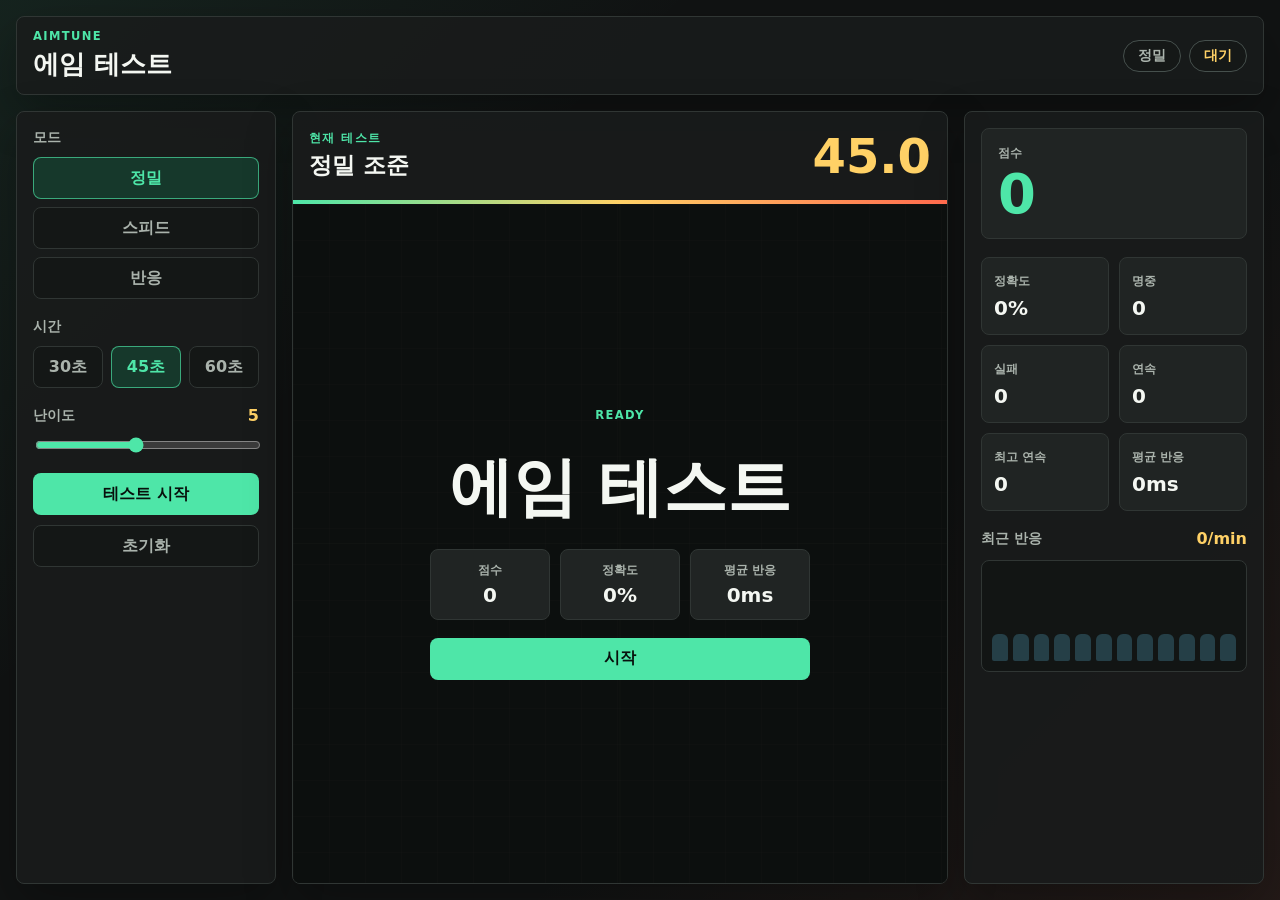
<file: aimlab/index.html>
<!doctype html>
<html lang="ko">
  <head>
    <meta charset="utf-8" />
    <meta name="viewport" content="width=device-width, initial-scale=1" />
    <title>Aimtune | Web Aim Test</title>
    <link rel="stylesheet" href="styles.css" />
    <script src="app.js" defer></script>
  </head>
  <body>
    <main class="shell">
      <header class="topbar" aria-label="게임 상태">
        <div>
          <p class="eyebrow">Aimtune</p>
          <h1>에임 테스트</h1>
        </div>
        <div class="topbar__status">
          <span id="modePill" class="status-pill">정밀</span>
          <span id="statePill" class="status-pill status-pill--live">대기</span>
        </div>
      </header>

      <aside class="panel controls" aria-label="테스트 설정">
        <section class="control-block">
          <h2>모드</h2>
          <div class="segmented" role="tablist" aria-label="모드 선택">
            <button class="segment is-active" type="button" data-mode="precision">정밀</button>
            <button class="segment" type="button" data-mode="burst">스피드</button>
            <button class="segment" type="button" data-mode="reflex">반응</button>
          </div>
        </section>

        <section class="control-block">
          <h2>시간</h2>
          <div class="duration-set" aria-label="테스트 시간">
            <button class="chip" type="button" data-duration="30">30초</button>
            <button class="chip is-active" type="button" data-duration="45">45초</button>
            <button class="chip" type="button" data-duration="60">60초</button>
          </div>
        </section>

        <section class="control-block">
          <div class="label-row">
            <h2>난이도</h2>
            <output id="difficultyValue" for="difficulty">5</output>
          </div>
          <input id="difficulty" type="range" min="1" max="10" value="5" />
        </section>

        <section class="control-block">
          <button id="startBtn" class="primary-action" type="button">테스트 시작</button>
          <button id="resetBtn" class="secondary-action" type="button">초기화</button>
        </section>
      </aside>

      <section class="arena-shell" aria-label="에임 테스트 경기장">
        <div class="arena-header">
          <div>
            <p class="eyebrow">현재 테스트</p>
            <h2 id="arenaTitle">정밀 조준</h2>
          </div>
          <strong id="timeValue" class="time-value">45.0</strong>
        </div>
        <div class="timer-track" aria-hidden="true">
          <span id="timerFill"></span>
        </div>
        <div id="arena" class="arena">
          <canvas id="aimCanvas" aria-label="클릭 타겟 영역"></canvas>
          <div id="screenOverlay" class="screen-overlay">
            <p class="eyebrow">Ready</p>
            <h2 id="overlayTitle">에임 테스트</h2>
            <div class="result-grid" aria-label="결과 요약">
              <div>
                <span>점수</span>
                <strong id="resultScore">0</strong>
              </div>
              <div>
                <span>정확도</span>
                <strong id="resultAccuracy">0%</strong>
              </div>
              <div>
                <span>평균 반응</span>
                <strong id="resultReaction">0ms</strong>
              </div>
            </div>
            <button id="overlayStart" class="primary-action" type="button">시작</button>
          </div>
        </div>
      </section>

      <aside class="panel stats" aria-label="실시간 기록">
        <section class="score-card">
          <span>점수</span>
          <strong id="scoreValue">0</strong>
        </section>

        <section class="metric-grid">
          <article class="metric">
            <span>정확도</span>
            <strong id="accuracyValue">0%</strong>
          </article>
          <article class="metric">
            <span>명중</span>
            <strong id="hitsValue">0</strong>
          </article>
          <article class="metric">
            <span>실패</span>
            <strong id="missesValue">0</strong>
          </article>
          <article class="metric">
            <span>연속</span>
            <strong id="streakValue">0</strong>
          </article>
          <article class="metric">
            <span>최고 연속</span>
            <strong id="bestStreakValue">0</strong>
          </article>
          <article class="metric">
            <span>평균 반응</span>
            <strong id="reactionValue">0ms</strong>
          </article>
        </section>

        <section class="history" aria-label="최근 명중 반응">
          <div class="label-row">
            <h2>최근 반응</h2>
            <span id="paceValue">0/min</span>
          </div>
          <div id="reactionBars" class="reaction-bars"></div>
        </section>
      </aside>
    </main>
  </body>
</html>
</file>
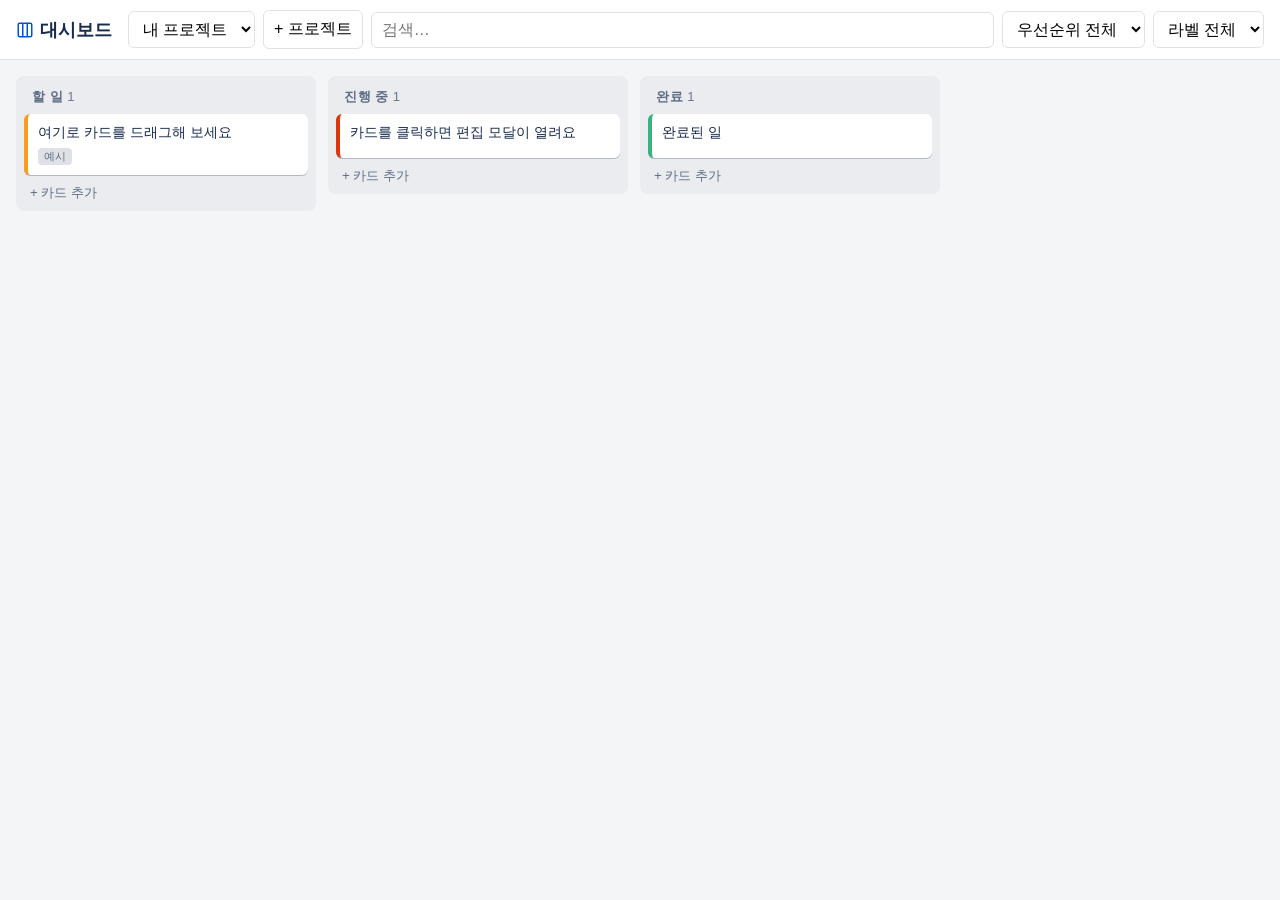
<file: dashboard/index.html>
<!DOCTYPE html>
<html lang="ko">
<head>
  <meta charset="UTF-8">
  <meta name="viewport" content="width=device-width, initial-scale=1.0">
  <title>대시보드</title>
  <link rel="stylesheet" href="styles.css">
</head>
<body>
  <header>
    <div class="brand">
      <svg width="18" height="18" viewBox="0 0 24 24" fill="none" stroke="#0052cc" stroke-width="2" aria-hidden="true"><rect x="3" y="3" width="18" height="18" rx="2"/><path d="M9 3v18M15 3v18"/></svg>
      대시보드
    </div>
    <select id="projectSelect" title="프로젝트 선택" aria-label="프로젝트 선택"></select>
    <button id="newProjectBtn">+ 프로젝트</button>
    <input id="search" type="search" placeholder="검색…" aria-label="카드 검색">
    <select id="priorityFilter" title="우선순위 필터" aria-label="우선순위 필터">
      <option value="">우선순위 전체</option>
      <option value="high">High</option>
      <option value="med">Medium</option>
      <option value="low">Low</option>
    </select>
    <select id="labelFilter" title="라벨 필터" aria-label="라벨 필터">
      <option value="">라벨 전체</option>
    </select>
  </header>

  <main id="board" class="board"></main>

  <!-- 카드 상세/편집 모달 -->
  <div id="modal" class="modal-backdrop hidden">
    <div class="modal" role="dialog" aria-modal="true" aria-label="카드 편집">
      <label>제목<input id="m-title" type="text"></label>
      <label>설명<textarea id="m-desc" rows="4"></textarea></label>
      <div class="row">
        <label>우선순위
          <select id="m-priority">
            <option value="low">Low</option>
            <option value="med">Medium</option>
            <option value="high">High</option>
          </select>
        </label>
        <label>마감일<input id="m-due" type="date"></label>
      </div>
      <label>라벨 (쉼표로 구분)<input id="m-labels" type="text" placeholder="예: 버그, 긴급"></label>
      <div class="modal-actions">
        <button id="m-delete" class="danger">삭제</button>
        <span class="spacer"></span>
        <button id="m-cancel">취소</button>
        <button id="m-save" class="primary">저장</button>
      </div>
    </div>
  </div>

  <script src="app.js"></script>
</body>
</html>
</file>
<file: aimlab/styles.css>
:root {
  color-scheme: dark;
  --bg: #111313;
  --panel: #191b1b;
  --panel-strong: #202423;
  --line: #303634;
  --line-strong: #46504d;
  --text: #f4f7f2;
  --muted: #aab3ac;
  --green: #4ee6a8;
  --green-dark: #16382b;
  --red: #ff6a4d;
  --amber: #ffd166;
  --cyan: #67d7ff;
  --shadow: rgba(0, 0, 0, 0.28);
}

* {
  box-sizing: border-box;
}

html,
body {
  min-height: 100%;
}

body {
  margin: 0;
  background:
    linear-gradient(135deg, rgba(78, 230, 168, 0.08), transparent 32%),
    linear-gradient(315deg, rgba(255, 106, 77, 0.08), transparent 35%),
    var(--bg);
  color: var(--text);
  font-family:
    Inter, ui-sans-serif, system-ui, -apple-system, BlinkMacSystemFont, "Segoe UI",
    sans-serif;
}

button,
input {
  font: inherit;
}

button {
  border: 0;
  color: inherit;
  cursor: pointer;
}

.shell {
  display: grid;
  grid-template-columns: minmax(220px, 260px) minmax(0, 1fr) minmax(240px, 300px);
  grid-template-rows: auto minmax(0, 1fr);
  gap: 16px;
  min-height: 100vh;
  padding: 16px;
}

.topbar {
  grid-column: 1 / -1;
  display: flex;
  align-items: center;
  justify-content: space-between;
  min-height: 64px;
  padding: 12px 16px;
  border: 1px solid var(--line);
  border-radius: 8px;
  background: rgba(25, 27, 27, 0.86);
  box-shadow: 0 18px 48px var(--shadow);
}

.topbar h1,
.arena-header h2,
.control-block h2,
.history h2 {
  margin: 0;
  letter-spacing: 0;
}

.topbar h1 {
  font-size: clamp(1.25rem, 2vw, 1.75rem);
}

.topbar__status {
  display: flex;
  flex-wrap: wrap;
  justify-content: flex-end;
  gap: 8px;
}

.eyebrow {
  margin: 0 0 4px;
  color: var(--green);
  font-size: 0.72rem;
  font-weight: 800;
  letter-spacing: 0.12em;
  text-transform: uppercase;
}

.status-pill {
  display: inline-flex;
  align-items: center;
  justify-content: center;
  min-width: 58px;
  min-height: 32px;
  padding: 0 12px;
  border: 1px solid var(--line-strong);
  border-radius: 999px;
  color: var(--muted);
  background: #151817;
  font-size: 0.88rem;
  font-weight: 800;
}

.status-pill--live {
  color: var(--amber);
}

.panel,
.arena-shell {
  border: 1px solid var(--line);
  border-radius: 8px;
  background: rgba(25, 27, 27, 0.9);
  box-shadow: 0 18px 48px var(--shadow);
}

.panel {
  padding: 16px;
}

.controls,
.stats {
  display: flex;
  flex-direction: column;
  gap: 18px;
}

.control-block {
  display: grid;
  gap: 10px;
}

.control-block h2,
.history h2 {
  font-size: 0.88rem;
  color: var(--muted);
}

.segmented,
.duration-set {
  display: grid;
  gap: 8px;
}

.segmented {
  grid-template-columns: 1fr;
}

.duration-set {
  grid-template-columns: repeat(3, 1fr);
}

.segment,
.chip,
.primary-action,
.secondary-action {
  min-height: 42px;
  border-radius: 8px;
  transition:
    border-color 160ms ease,
    background 160ms ease,
    color 160ms ease,
    transform 160ms ease;
}

.segment,
.chip,
.secondary-action {
  border: 1px solid var(--line);
  background: #141716;
  color: var(--muted);
  font-weight: 800;
}

.segment:hover,
.chip:hover,
.secondary-action:hover {
  border-color: var(--line-strong);
  color: var(--text);
}

.segment.is-active,
.chip.is-active {
  border-color: rgba(78, 230, 168, 0.65);
  background: var(--green-dark);
  color: var(--green);
}

.primary-action {
  width: 100%;
  background: var(--green);
  color: #08100c;
  font-weight: 900;
}

.primary-action:hover {
  transform: translateY(-1px);
}

.secondary-action {
  width: 100%;
}

.label-row {
  display: flex;
  align-items: center;
  justify-content: space-between;
  gap: 12px;
}

output,
.label-row span {
  color: var(--amber);
  font-weight: 900;
}

input[type="range"] {
  width: 100%;
  accent-color: var(--green);
}

.arena-shell {
  display: grid;
  grid-template-rows: auto auto minmax(360px, 1fr);
  min-width: 0;
  overflow: hidden;
}

.arena-header {
  display: flex;
  align-items: center;
  justify-content: space-between;
  gap: 16px;
  padding: 16px;
}

.arena-header h2 {
  font-size: clamp(1.1rem, 2vw, 1.45rem);
}

.time-value {
  min-width: 88px;
  color: var(--amber);
  font-size: clamp(1.8rem, 4vw, 3rem);
  text-align: right;
}

.timer-track {
  width: 100%;
  height: 4px;
  background: #0f1110;
}

.timer-track span {
  display: block;
  width: 100%;
  height: 100%;
  background: linear-gradient(90deg, var(--green), var(--amber), var(--red));
  transform-origin: left center;
  transition: transform 120ms linear;
}

.arena {
  position: relative;
  min-height: 560px;
  overflow: hidden;
  background-color: #101211;
  background-image:
    linear-gradient(rgba(244, 247, 242, 0.04) 1px, transparent 1px),
    linear-gradient(90deg, rgba(244, 247, 242, 0.04) 1px, transparent 1px);
  background-size: 36px 36px;
}

#aimCanvas {
  display: block;
  width: 100%;
  height: 100%;
  min-height: 560px;
  touch-action: none;
  cursor: none;
}

.screen-overlay {
  position: absolute;
  inset: 0;
  display: grid;
  place-content: center;
  gap: 18px;
  padding: 24px;
  background: rgba(12, 14, 13, 0.72);
  text-align: center;
}

.screen-overlay.is-hidden {
  pointer-events: none;
  opacity: 0;
}

.screen-overlay h2 {
  margin: 0;
  font-size: clamp(2rem, 5vw, 4rem);
  letter-spacing: 0;
}

.result-grid {
  display: grid;
  grid-template-columns: repeat(3, minmax(0, 120px));
  gap: 10px;
}

.result-grid div,
.metric,
.score-card {
  border: 1px solid var(--line);
  border-radius: 8px;
  background: var(--panel-strong);
}

.result-grid div {
  display: grid;
  gap: 4px;
  padding: 12px;
}

.result-grid span,
.metric span,
.score-card span {
  color: var(--muted);
  font-size: 0.78rem;
  font-weight: 800;
}

.result-grid strong,
.metric strong,
.score-card strong {
  font-size: 1.25rem;
  letter-spacing: 0;
}

.score-card {
  display: grid;
  gap: 6px;
  padding: 16px;
}

.score-card strong {
  color: var(--green);
  font-size: clamp(2rem, 5vw, 3.4rem);
  line-height: 1;
}

.metric-grid {
  display: grid;
  grid-template-columns: repeat(2, minmax(0, 1fr));
  gap: 10px;
}

.metric {
  display: grid;
  min-height: 78px;
  align-content: center;
  gap: 6px;
  padding: 12px;
}

.metric strong {
  color: var(--text);
}

.history {
  display: grid;
  gap: 12px;
}

.reaction-bars {
  display: grid;
  grid-template-columns: repeat(12, 1fr);
  align-items: end;
  gap: 5px;
  min-height: 112px;
  padding: 10px;
  border: 1px solid var(--line);
  border-radius: 8px;
  background: #121514;
}

.reaction-bars span {
  min-height: 8px;
  border-radius: 6px 6px 2px 2px;
  background: var(--cyan);
}

@media (max-width: 1040px) {
  .shell {
    grid-template-columns: minmax(0, 1fr);
  }

  .controls,
  .stats {
    display: grid;
    grid-template-columns: repeat(2, minmax(0, 1fr));
  }

  .arena {
    min-height: 520px;
  }

  #aimCanvas {
    min-height: 520px;
  }
}

@media (max-width: 720px) {
  .shell {
    gap: 12px;
    padding: 10px;
  }

  .topbar,
  .arena-header {
    align-items: flex-start;
    flex-direction: column;
  }

  .topbar__status {
    justify-content: flex-start;
  }

  .controls,
  .stats {
    grid-template-columns: 1fr;
  }

  .duration-set,
  .result-grid,
  .metric-grid {
    grid-template-columns: 1fr;
  }

  .arena {
    min-height: 430px;
  }

  #aimCanvas {
    min-height: 430px;
  }
}
</file>
<file: dashboard/styles.css>
* { box-sizing: border-box; }

body {
  margin: 0;
  font-family: -apple-system, BlinkMacSystemFont, "Segoe UI", Roboto, "Apple SD Gothic Neo", sans-serif;
  background: #f4f5f7;
  color: #172b4d;
}

header {
  display: flex;
  align-items: center;
  gap: 8px;
  padding: 10px 16px;
  background: #fff;
  border-bottom: 1px solid #dfe1e6;
  flex-wrap: wrap;
}

.brand { display: flex; align-items: center; gap: 6px; font-weight: 700; font-size: 18px; margin-right: 8px; }

header select, header input, header button,
.modal button, .modal input, .modal textarea, .modal select {
  font: inherit;
  padding: 8px 10px;        /* ponytail: ~36px high — desktop 기준, 모바일 44px는 나중에 */
  min-height: 36px;
  border: 1px solid #dfe1e6;
  border-radius: 6px;
  background: #fff;
}

header input#search { flex: 1; min-width: 120px; }

button { cursor: pointer; transition: background-color .15s ease, box-shadow .15s ease; }
button:hover { background: #ebecf0; }

/* 키보드 포커스 링 (마우스 클릭 땐 안 뜸) */
:focus-visible { outline: 2px solid #0052cc; outline-offset: 2px; }
button.primary { background: #0052cc; color: #fff; border-color: #0052cc; }
button.primary:hover { background: #0747a6; }
button.danger { color: #de350b; border-color: #de350b; }
button.danger:hover { background: #ffebe6; }

/* ----- 보드 ----- */
.board {
  display: flex;
  gap: 12px;
  padding: 16px;
  align-items: flex-start;
  overflow-x: auto;
}

.column {
  background: #ebecf0;
  border-radius: 8px;
  width: 300px;
  flex: 0 0 300px;
  padding: 8px;
}

.column.dragover { outline: 2px dashed #0052cc; outline-offset: -2px; }

.column h2 {
  font-size: 13px;
  text-transform: uppercase;
  letter-spacing: 0.5px;
  color: #5e6c84;
  margin: 4px 8px 8px;
}
.column h2 .count { color: #6b778c; font-weight: 400; }

.cards { display: flex; flex-direction: column; gap: 8px; min-height: 20px; }

/* 빈 컬럼 안내 (순수 CSS) */
.cards:empty::after {
  content: "여기로 카드를 드래그";
  display: block;
  text-align: center;
  color: #97a0af;
  font-size: 12px;
  padding: 16px 8px;
  border: 1px dashed #c1c7d0;
  border-radius: 6px;
}

.card {
  background: #fff;
  border-radius: 6px;
  padding: 10px;
  box-shadow: 0 1px 0 rgba(9,30,66,.25);
  cursor: grab;
  border-left: 4px solid #97a0af;
  transition: box-shadow .15s ease, transform .1s ease;
}
.card:hover { box-shadow: 0 4px 8px rgba(9,30,66,.2); }
.card:active { cursor: grabbing; transform: scale(.98); }
.card.dragging { opacity: 0.4; }
.card.prio-high { border-left-color: #de350b; }
.card.prio-med  { border-left-color: #ff991f; }
.card.prio-low  { border-left-color: #36b37e; }

.card .title { font-size: 14px; margin-bottom: 6px; word-break: break-word; }
.card .meta { display: flex; flex-wrap: wrap; gap: 4px; align-items: center; font-size: 12px; color: #5e6c84; }
.card .due { background: #f4f5f7; padding: 1px 6px; border-radius: 4px; }
.card .due.overdue { background: #ffebe6; color: #de350b; }

.label-chip {
  background: #dfe1e6;
  border-radius: 4px;
  padding: 1px 6px;
  font-size: 11px;
}

.add-card {
  width: 100%;
  text-align: left;
  margin-top: 8px;
  border: none;
  background: transparent;
  color: #5e6c84;
}
.add-card:hover { background: #dfe1e6; }

/* ----- 모달 ----- */
.modal-backdrop {
  position: fixed; inset: 0;
  background: rgba(9,30,66,.5);
  display: flex; align-items: center; justify-content: center;
  padding: 16px;
  animation: fade .15s ease;
}
.hidden { display: none; }

.modal {
  background: #fff;
  border-radius: 8px;
  padding: 20px;
  width: 100%;
  max-width: 440px;
  display: flex;
  flex-direction: column;
  gap: 12px;
  animation: pop .15s ease;
}

@keyframes fade { from { opacity: 0; } }
@keyframes pop  { from { opacity: 0; transform: translateY(8px) scale(.98); } }

/* 접근성: 모션 최소화 설정 존중 */
@media (prefers-reduced-motion: reduce) {
  *, *::before, *::after { animation: none !important; transition: none !important; }
}
.modal label { display: flex; flex-direction: column; gap: 4px; font-size: 13px; color: #5e6c84; }
.modal .row { display: flex; gap: 12px; }
.modal .row label { flex: 1; }
.modal-actions { display: flex; align-items: center; gap: 8px; margin-top: 4px; }
.modal-actions .spacer { flex: 1; }
</file>
